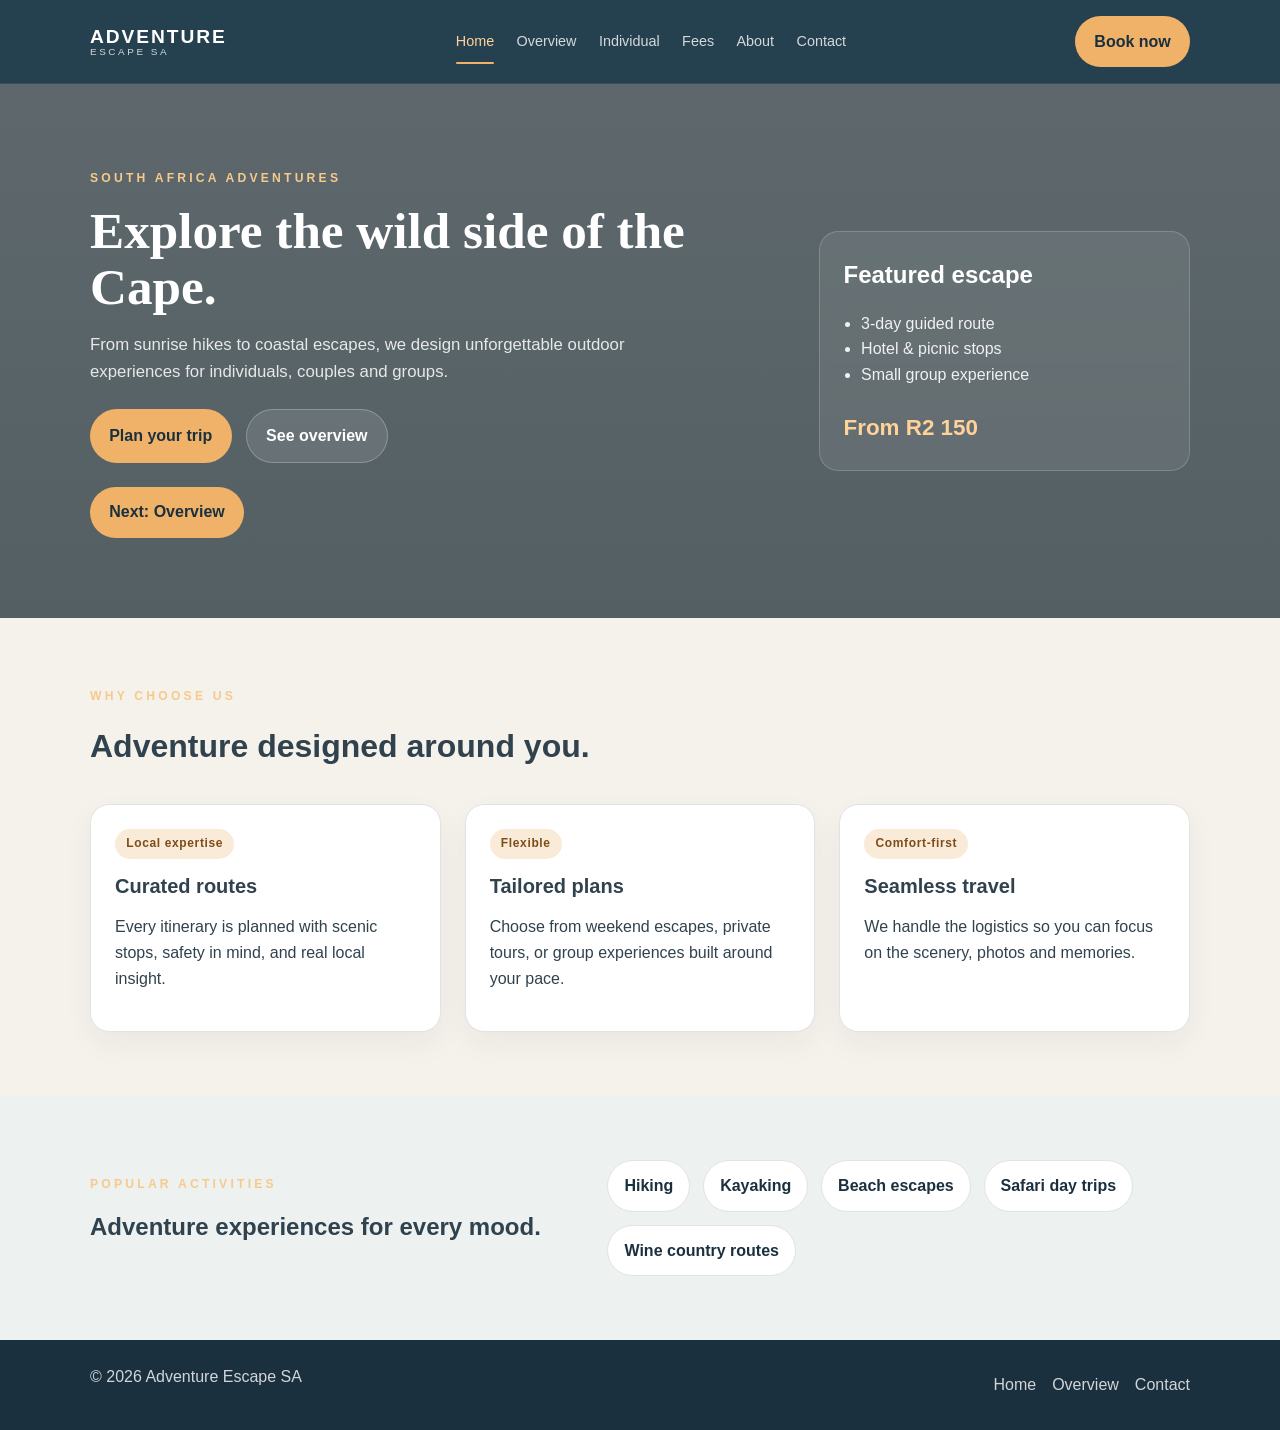
<file: index.html>
<!DOCTYPE html>
<html lang="en">
  <head>
    <meta charset="UTF-8" />
    <meta http-equiv="refresh" content="0; url=pages/home.html" />
    <meta name="viewport" content="width=device-width, initial-scale=1.0" />
    <title>Adventure Escape SA</title>
    <style>
      body {
        margin: 0;
        font-family: Arial, sans-serif;
        background: #f5f2ed;
        color: #243545;
      }
      .redirect {
        min-height: 100vh;
        display: grid;
        place-items: center;
        padding: 2rem;
        text-align: center;
      }
      a {
        color: #e29b4c;
        text-decoration: none;
        font-weight: 700;
      }
    </style>
  </head>
  <body>
    <main class="redirect">
      <div>
        <h1>Adventure Escape SA</h1>
        <p>Redirecting to the home page...</p>
        <p><a href="pages/home.html">Click here if you are not redirected</a></p>
      </div>
    </main>
  </body>
</html>
</file>
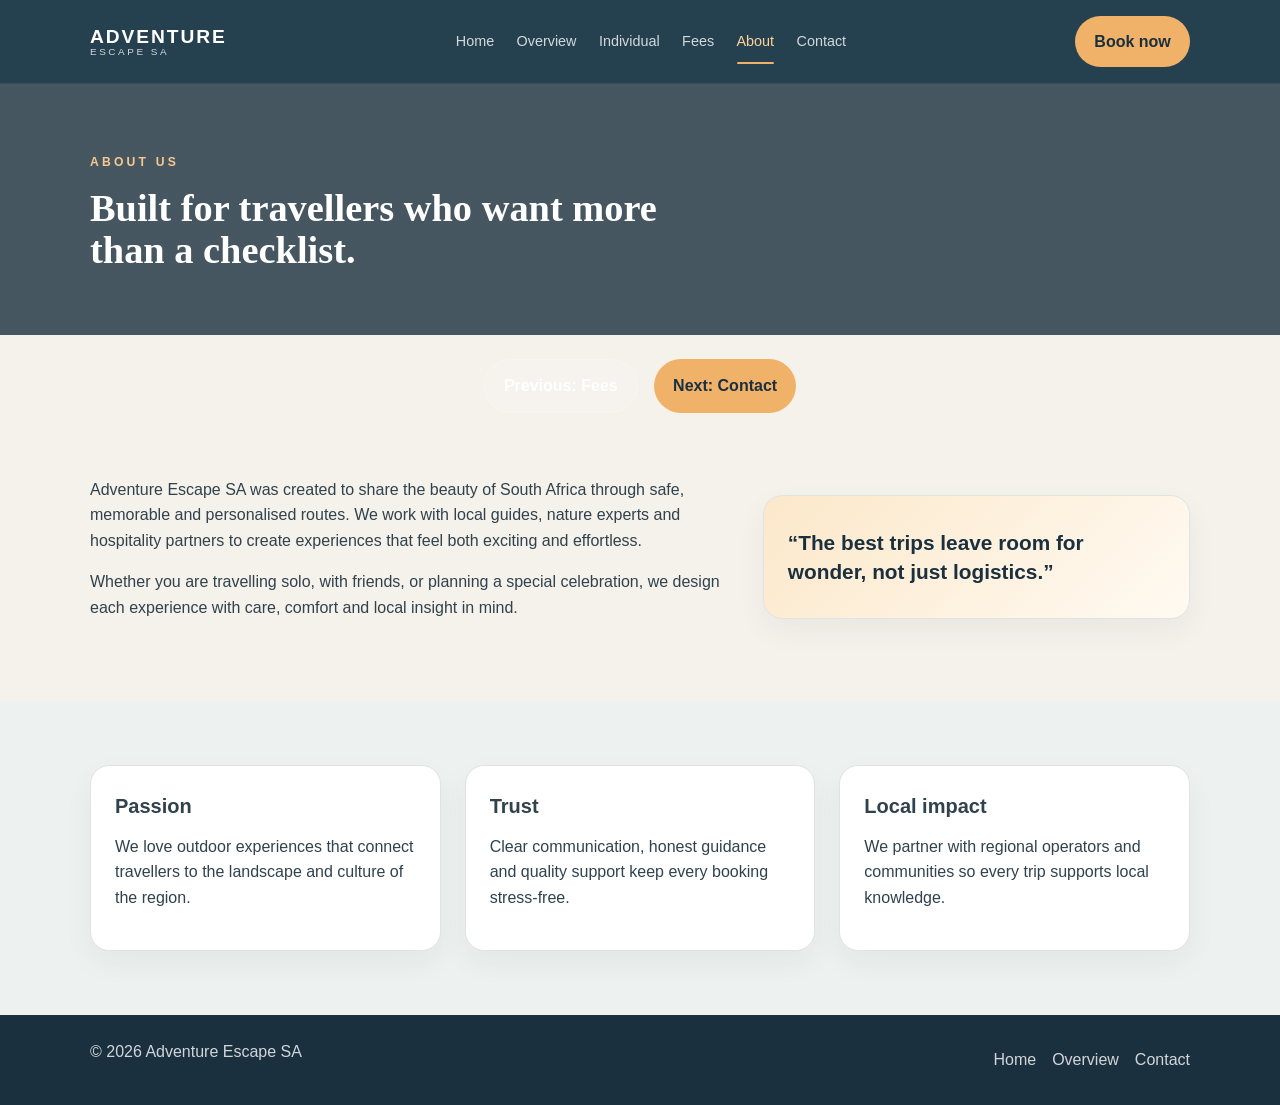
<file: pages/about/index.html>
<!DOCTYPE html>
<html lang="en">
  <head>
    <meta charset="UTF-8" />
    <meta name="viewport" content="width=device-width, initial-scale=1.0" />
    <title>Adventure Escape SA | About</title>
    <link rel="stylesheet" href="../../assests/images/style/main.css" />
  </head>
  <body>
    <header class="site-header">
      <div class="container nav-wrap">
        <a class="brand" href="/pages/home/index.html">
          <span class="brand-mark">Adventure</span>
          <span class="brand-sub">ESCAPE SA</span>
        </a>
        <nav class="main-nav" aria-label="Main navigation">
          <a href="/pages/home/index.html">Home</a>
          <a href="/pages/overview/index.html">Overview</a>
          <a href="/pages/individual/index.html">Individual</a>
          <a href="/pages/fees/index.html">Fees</a>
          <a class="active" href="/pages/about/index.html">About</a>
          <a href="/pages/contact/index.html">Contact</a>
        </nav>
        <a class="button primary" href="/pages/contact/index.html">Book now</a>
      </div>
    </header>

    <main>
      <section class="page-hero">
        <div class="container">
          <p class="eyebrow">About us</p>
          <h1>Built for travellers who want more than a checklist.</h1>
        </div>
      </section>

      <div class="container" style="padding-top: 1.5rem; display: flex; justify-content: center; gap: 1rem; flex-wrap: wrap;">
        <a class="button secondary" href="/pages/fees/index.html">Previous: Fees</a>
        <a class="button primary" href="/pages/contact/index.html">Next: Contact</a>
      </div>

      <section class="section">
        <div class="container about-grid">
          <div>
            <p>Adventure Escape SA was created to share the beauty of South Africa through safe, memorable and personalised routes. We work with local guides, nature experts and hospitality partners to create experiences that feel both exciting and effortless.</p>
            <p>Whether you are travelling solo, with friends, or planning a special celebration, we design each experience with care, comfort and local insight in mind.</p>
          </div>
          <div class="quote-box">
            <p>“The best trips leave room for wonder, not just logistics.”</p>
          </div>
        </div>
      </section>

      <section class="section muted">
        <div class="container card-grid three-up">
          <article class="info-card">
            <h3>Passion</h3>
            <p>We love outdoor experiences that connect travellers to the landscape and culture of the region.</p>
          </article>
          <article class="info-card">
            <h3>Trust</h3>
            <p>Clear communication, honest guidance and quality support keep every booking stress-free.</p>
          </article>
          <article class="info-card">
            <h3>Local impact</h3>
            <p>We partner with regional operators and communities so every trip supports local knowledge.</p>
          </article>
        </div>
      </section>
    </main>

    <footer class="site-footer">
      <div class="container footer-row">
        <p>© 2026 Adventure Escape SA</p>
        <div class="footer-links">
          <a href="/pages/home/index.html">Home</a>
          <a href="/pages/overview/index.html">Overview</a>
          <a href="/pages/contact/index.html">Contact</a>
        </div>
      </div>
    </footer>
  </body>
</html>
</file>
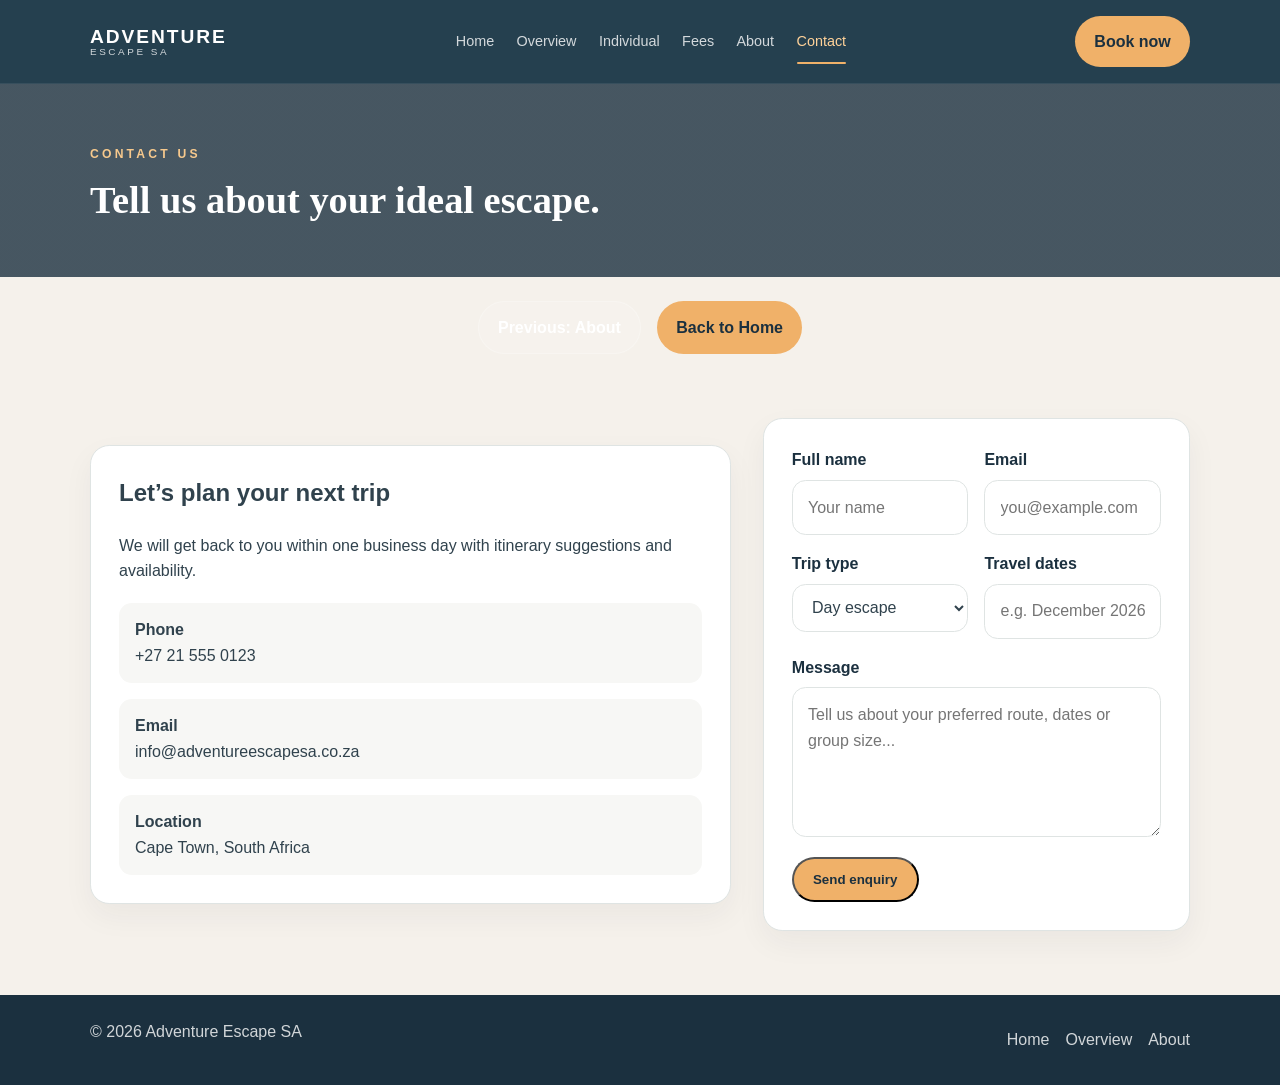
<file: pages/contact/index.html>
<!DOCTYPE html>
<html lang="en">
  <head>
    <meta charset="UTF-8" />
    <meta name="viewport" content="width=device-width, initial-scale=1.0" />
    <title>Adventure Escape SA | Contact</title>
    <link rel="stylesheet" href="../../assests/images/style/main.css" />
  </head>
  <body>
    <header class="site-header">
      <div class="container nav-wrap">
        <a class="brand" href="/pages/home/index.html">
          <span class="brand-mark">Adventure</span>
          <span class="brand-sub">ESCAPE SA</span>
        </a>
        <nav class="main-nav" aria-label="Main navigation">
          <a href="/pages/home/index.html">Home</a>
          <a href="/pages/overview/index.html">Overview</a>
          <a href="/pages/individual/index.html">Individual</a>
          <a href="/pages/fees/index.html">Fees</a>
          <a href="/pages/about/index.html">About</a>
          <a class="active" href="/pages/contact/index.html">Contact</a>
        </nav>
        <a class="button primary" href="/pages/contact/index.html">Book now</a>
      </div>
    </header>

    <main>
      <section class="page-hero compact-hero">
        <div class="container">
          <p class="eyebrow">Contact us</p>
          <h1>Tell us about your ideal escape.</h1>
        </div>
      </section>

      <div class="container" style="padding-top: 1.5rem; display: flex; justify-content: center; gap: 1rem; flex-wrap: wrap;">
        <a class="button secondary" href="/pages/about/index.html">Previous: About</a>
        <a class="button primary" href="/pages/home/index.html">Back to Home</a>
      </div>

      <section class="section">
        <div class="container contact-grid">
          <aside class="contact-panel">
            <h2>Let’s plan your next trip</h2>
            <p>We will get back to you within one business day with itinerary suggestions and availability.</p>
            <div class="contact-details">
              <div class="contact-item">
                <strong>Phone</strong><br />
                +27 21 555 0123
              </div>
              <div class="contact-item">
                <strong>Email</strong><br />
                info@adventureescapesa.co.za
              </div>
              <div class="contact-item">
                <strong>Location</strong><br />
                Cape Town, South Africa
              </div>
            </div>
          </aside>

          <div class="form-panel">
            <form>
              <div class="form-grid">
                <div class="form-field">
                  <label for="name">Full name</label>
                  <input id="name" type="text" name="name" placeholder="Your name" />
                </div>
                <div class="form-field">
                  <label for="email">Email</label>
                  <input id="email" type="email" name="email" placeholder="you@example.com" />
                </div>
                <div class="form-field">
                  <label for="trip">Trip type</label>
                  <select id="trip" name="trip">
                    <option>Day escape</option>
                    <option>Weekend itinerary</option>
                    <option>Private group</option>
                    <option>Custom request</option>
                  </select>
                </div>
                <div class="form-field">
                  <label for="travel">Travel dates</label>
                  <input id="travel" type="text" name="travel" placeholder="e.g. December 2026" />
                </div>
                <div class="form-field full">
                  <label for="message">Message</label>
                  <textarea id="message" name="message" placeholder="Tell us about your preferred route, dates or group size..."></textarea>
                </div>
              </div>
              <div class="cta-row" style="margin-top: 1.25rem;">
                <button class="button primary" type="submit">Send enquiry</button>
              </div>
            </form>
          </div>
        </div>
      </section>
    </main>

    <footer class="site-footer">
      <div class="container footer-row">
        <p>© 2026 Adventure Escape SA</p>
        <div class="footer-links">
          <a href="/pages/home/index.html">Home</a>
          <a href="/pages/overview/index.html">Overview</a>
          <a href="/pages/about/index.html">About</a>
        </div>
      </div>
    </footer>
  </body>
</html>
</file>
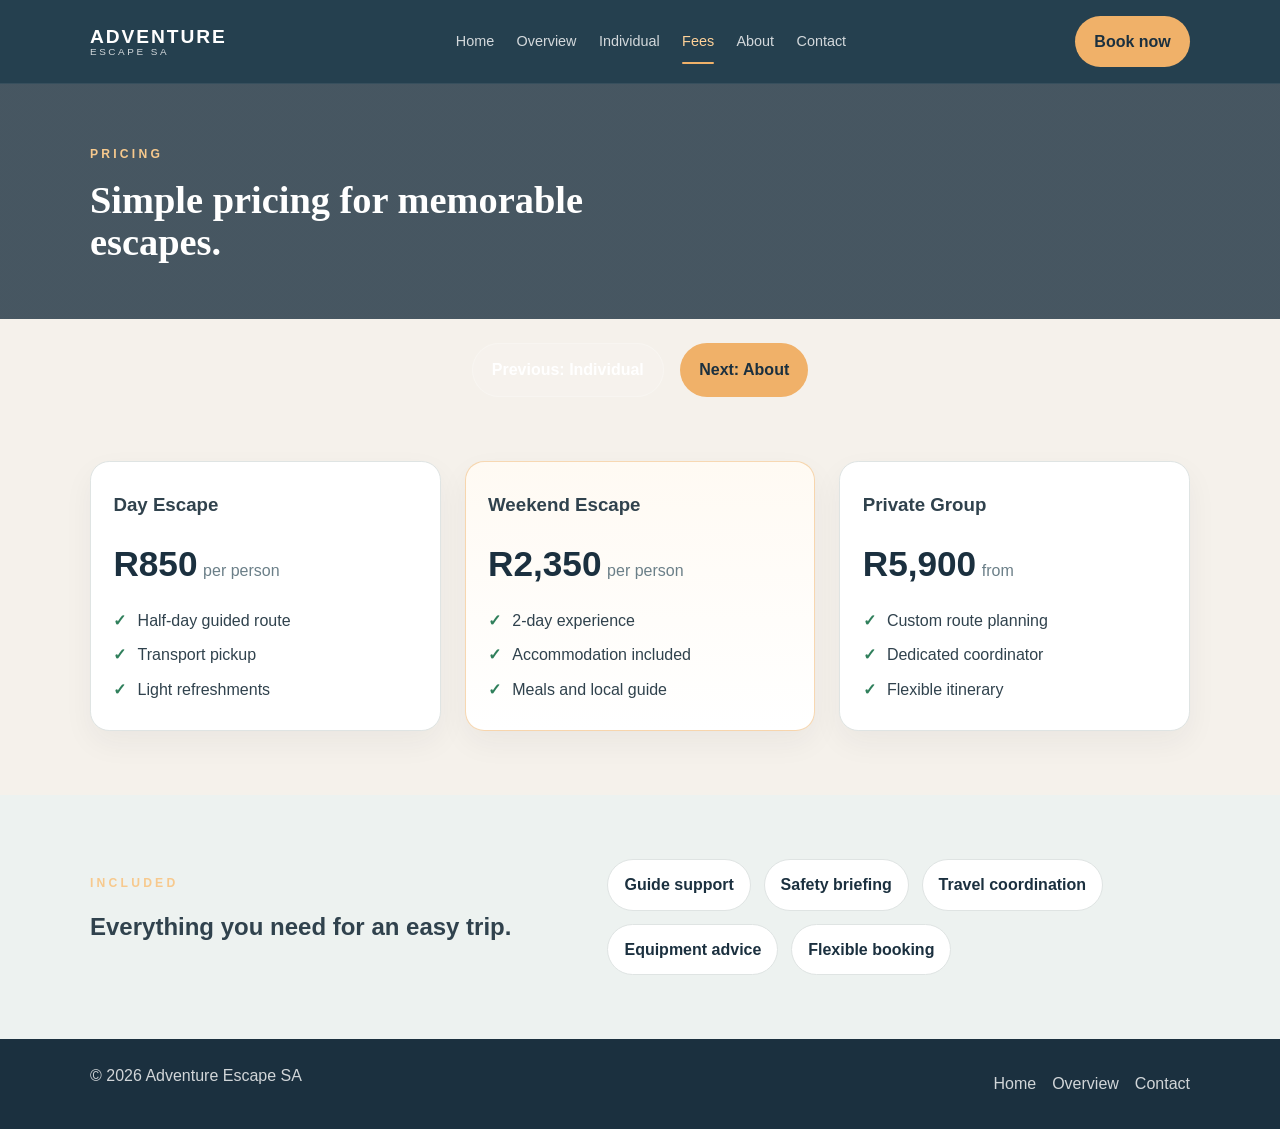
<file: pages/fees/index.html>
<!DOCTYPE html>
<html lang="en">
  <head>
    <meta charset="UTF-8" />
    <meta name="viewport" content="width=device-width, initial-scale=1.0" />
    <title>Adventure Escape SA | Fees</title>
    <link rel="stylesheet" href="../../assests/images/style/main.css" />
  </head>
  <body>
    <header class="site-header">
      <div class="container nav-wrap">
        <a class="brand" href="/pages/home/index.html">
          <span class="brand-mark">Adventure</span>
          <span class="brand-sub">ESCAPE SA</span>
        </a>
        <nav class="main-nav" aria-label="Main navigation">
          <a href="/pages/home/index.html">Home</a>
          <a href="/pages/overview/index.html">Overview</a>
          <a href="/pages/individual/index.html">Individual</a>
          <a class="active" href="/pages/fees/index.html">Fees</a>
          <a href="/pages/about/index.html">About</a>
          <a href="/pages/contact/index.html">Contact</a>
        </nav>
        <a class="button primary" href="/pages/contact/index.html">Book now</a>
      </div>
    </header>

    <main>
      <section class="page-hero compact-hero">
        <div class="container">
          <p class="eyebrow">Pricing</p>
          <h1>Simple pricing for memorable escapes.</h1>
        </div>
      </section>

      <div class="container" style="padding-top: 1.5rem; display: flex; justify-content: center; gap: 1rem; flex-wrap: wrap;">
        <a class="button secondary" href="/pages/individual/index.html">Previous: Individual</a>
        <a class="button primary" href="/pages/about/index.html">Next: About</a>
      </div>

      <section class="section">
        <div class="container pricing-grid">
          <article class="price-card">
            <h3>Day Escape</h3>
            <div class="price"><strong>R850</strong><span>per person</span></div>
            <ul class="feature-list">
              <li>Half-day guided route</li>
              <li>Transport pickup</li>
              <li>Light refreshments</li>
            </ul>
          </article>

          <article class="price-card featured">
            <h3>Weekend Escape</h3>
            <div class="price"><strong>R2,350</strong><span>per person</span></div>
            <ul class="feature-list">
              <li>2-day experience</li>
              <li>Accommodation included</li>
              <li>Meals and local guide</li>
            </ul>
          </article>

          <article class="price-card">
            <h3>Private Group</h3>
            <div class="price"><strong>R5,900</strong><span>from</span></div>
            <ul class="feature-list">
              <li>Custom route planning</li>
              <li>Dedicated coordinator</li>
              <li>Flexible itinerary</li>
            </ul>
          </article>
        </div>
      </section>

      <section class="section muted">
        <div class="container split-panel">
          <div>
            <p class="eyebrow">Included</p>
            <h2>Everything you need for an easy trip.</h2>
          </div>
          <div class="badge-list">
            <span>Guide support</span>
            <span>Safety briefing</span>
            <span>Travel coordination</span>
            <span>Equipment advice</span>
            <span>Flexible booking</span>
          </div>
        </div>
      </section>
    </main>

    <footer class="site-footer">
      <div class="container footer-row">
        <p>© 2026 Adventure Escape SA</p>
        <div class="footer-links">
          <a href="/pages/home/index.html">Home</a>
          <a href="/pages/overview/index.html">Overview</a>
          <a href="/pages/contact/index.html">Contact</a>
        </div>
      </div>
    </footer>
  </body>
</html>
</file>
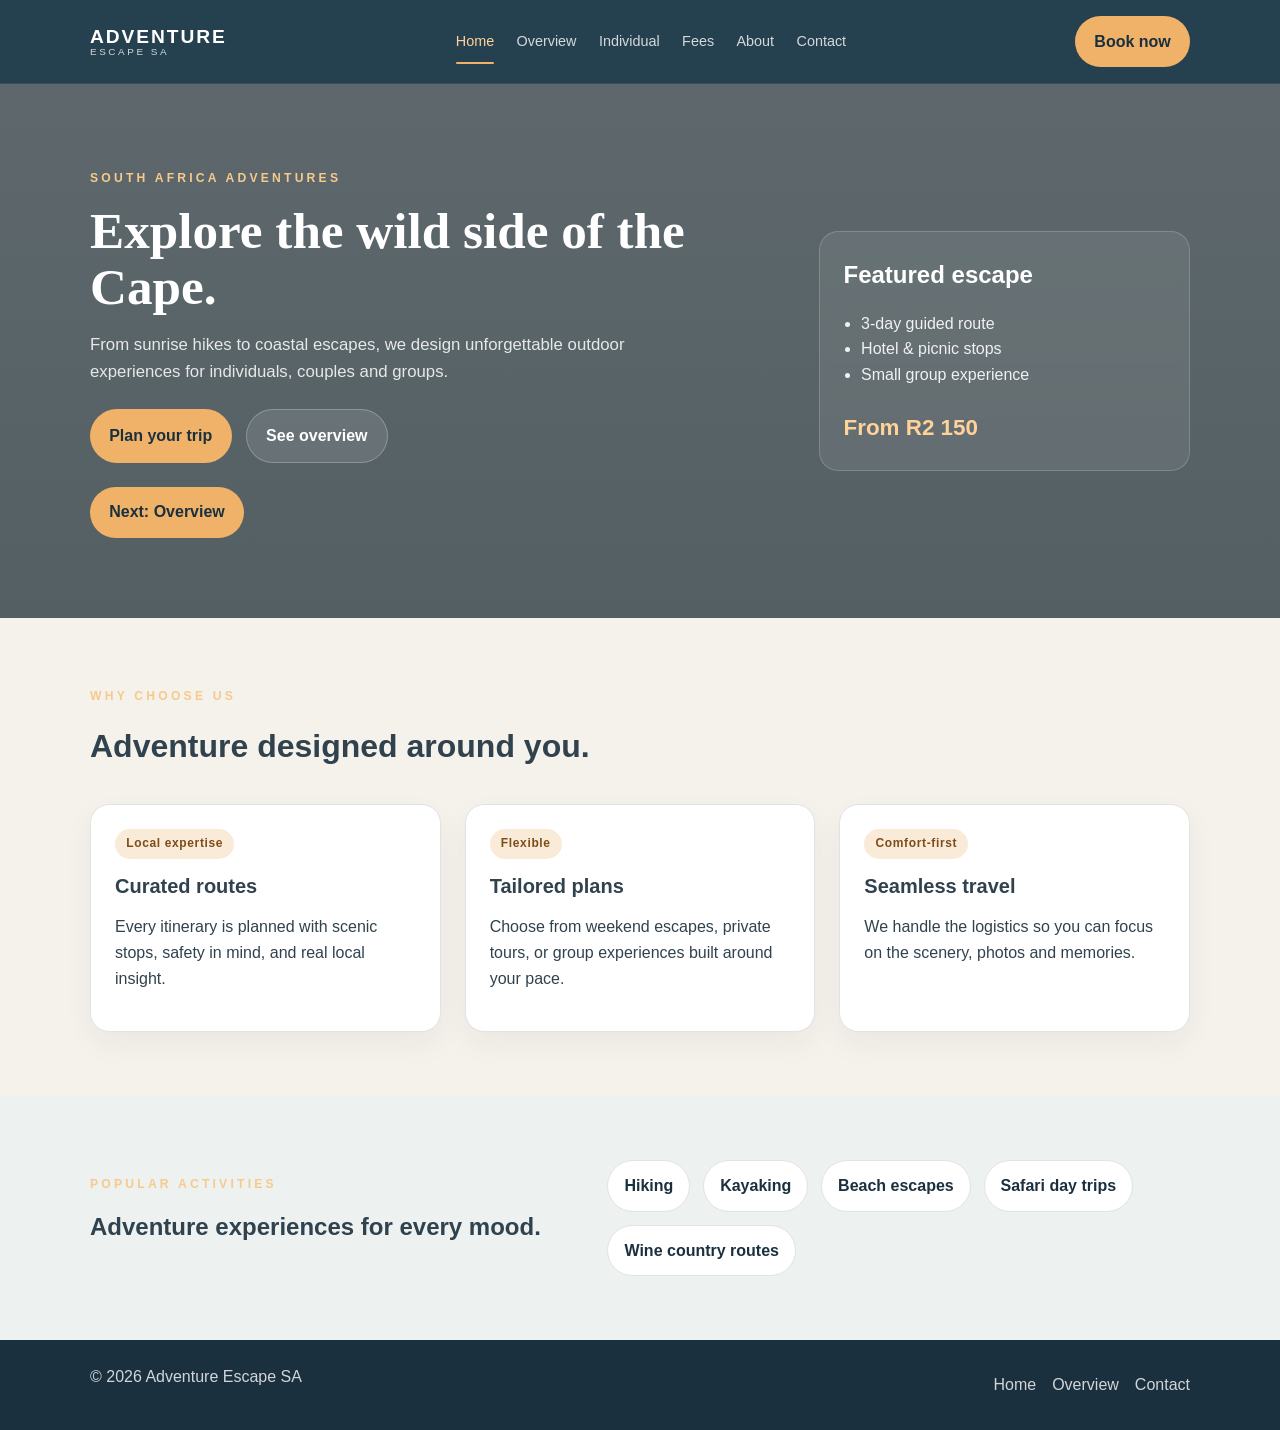
<file: pages/home/index.html>
<!DOCTYPE html>
<html lang="en">
  <head>
    <meta charset="UTF-8" />
    <meta name="viewport" content="width=device-width, initial-scale=1.0" />
    <title>Adventure Escape SA | Home</title>
    <link rel="stylesheet" href="../../assests/images/style/main.css" />
  </head>
  <body>
    <header class="site-header">
      <div class="container nav-wrap">
        <a class="brand" href="/pages/home/index.html">
          <span class="brand-mark">Adventure</span>
          <span class="brand-sub">ESCAPE SA</span>
        </a>
        <nav class="main-nav" aria-label="Main navigation">
          <a class="active" href="/pages/home/index.html">Home</a>
          <a href="/pages/overview/index.html">Overview</a>
          <a href="/pages/individual/index.html">Individual</a>
          <a href="/pages/fees/index.html">Fees</a>
          <a href="/pages/about/index.html">About</a>
          <a href="/pages/contact/index.html">Contact</a>
        </nav>
        <a class="button primary" href="/pages/contact/index.html">Book now</a>
      </div>
    </header>

    <main>
      <section class="hero">
        <div class="container hero-grid">
          <div>
            <p class="eyebrow">South Africa adventures</p>
            <h1>Explore the wild side of the Cape.</h1>
            <p class="lead">From sunrise hikes to coastal escapes, we design unforgettable outdoor experiences for individuals, couples and groups.</p>
            <div class="cta-row">
              <a class="button primary" href="/pages/contact/index.html">Plan your trip</a>
              <a class="button secondary" href="/pages/overview/index.html">See overview</a>
            </div>
            <div class="cta-row" style="margin-top: 1.5rem;">
              <a class="button primary" href="/pages/overview/index.html">Next: Overview</a>
            </div>
          </div>
          <div class="hero-card">
            <h2>Featured escape</h2>
            <ul>
              <li>3-day guided route</li>
              <li>Hotel & picnic stops</li>
              <li>Small group experience</li>
            </ul>
            <div class="hero-price">From R2 150</div>
          </div>
        </div>
      </section>

      <section class="section">
        <div class="container">
          <div class="section-heading">
            <p class="eyebrow">Why choose us</p>
            <h2>Adventure designed around you.</h2>
          </div>
          <div class="card-grid three-up">
            <article class="info-card">
              <span class="tag">Local expertise</span>
              <h3>Curated routes</h3>
              <p>Every itinerary is planned with scenic stops, safety in mind, and real local insight.</p>
            </article>
            <article class="info-card">
              <span class="tag">Flexible</span>
              <h3>Tailored plans</h3>
              <p>Choose from weekend escapes, private tours, or group experiences built around your pace.</p>
            </article>
            <article class="info-card">
              <span class="tag">Comfort-first</span>
              <h3>Seamless travel</h3>
              <p>We handle the logistics so you can focus on the scenery, photos and memories.</p>
            </article>
          </div>
        </div>
      </section>

      <section class="section muted">
        <div class="container split-panel">
          <div>
            <p class="eyebrow">Popular activities</p>
            <h2>Adventure experiences for every mood.</h2>
          </div>
          <div class="badge-list">
            <span>Hiking</span>
            <span>Kayaking</span>
            <span>Beach escapes</span>
            <span>Safari day trips</span>
            <span>Wine country routes</span>
          </div>
        </div>
      </section>
    </main>

    <footer class="site-footer">
      <div class="container footer-row">
        <p>© 2026 Adventure Escape SA</p>
        <div class="footer-links">
          <a href="/pages/home/index.html">Home</a>
          <a href="/pages/overview/index.html">Overview</a>
          <a href="/pages/contact/index.html">Contact</a>
        </div>
      </div>
    </footer>
  </body>
</html>
</file>
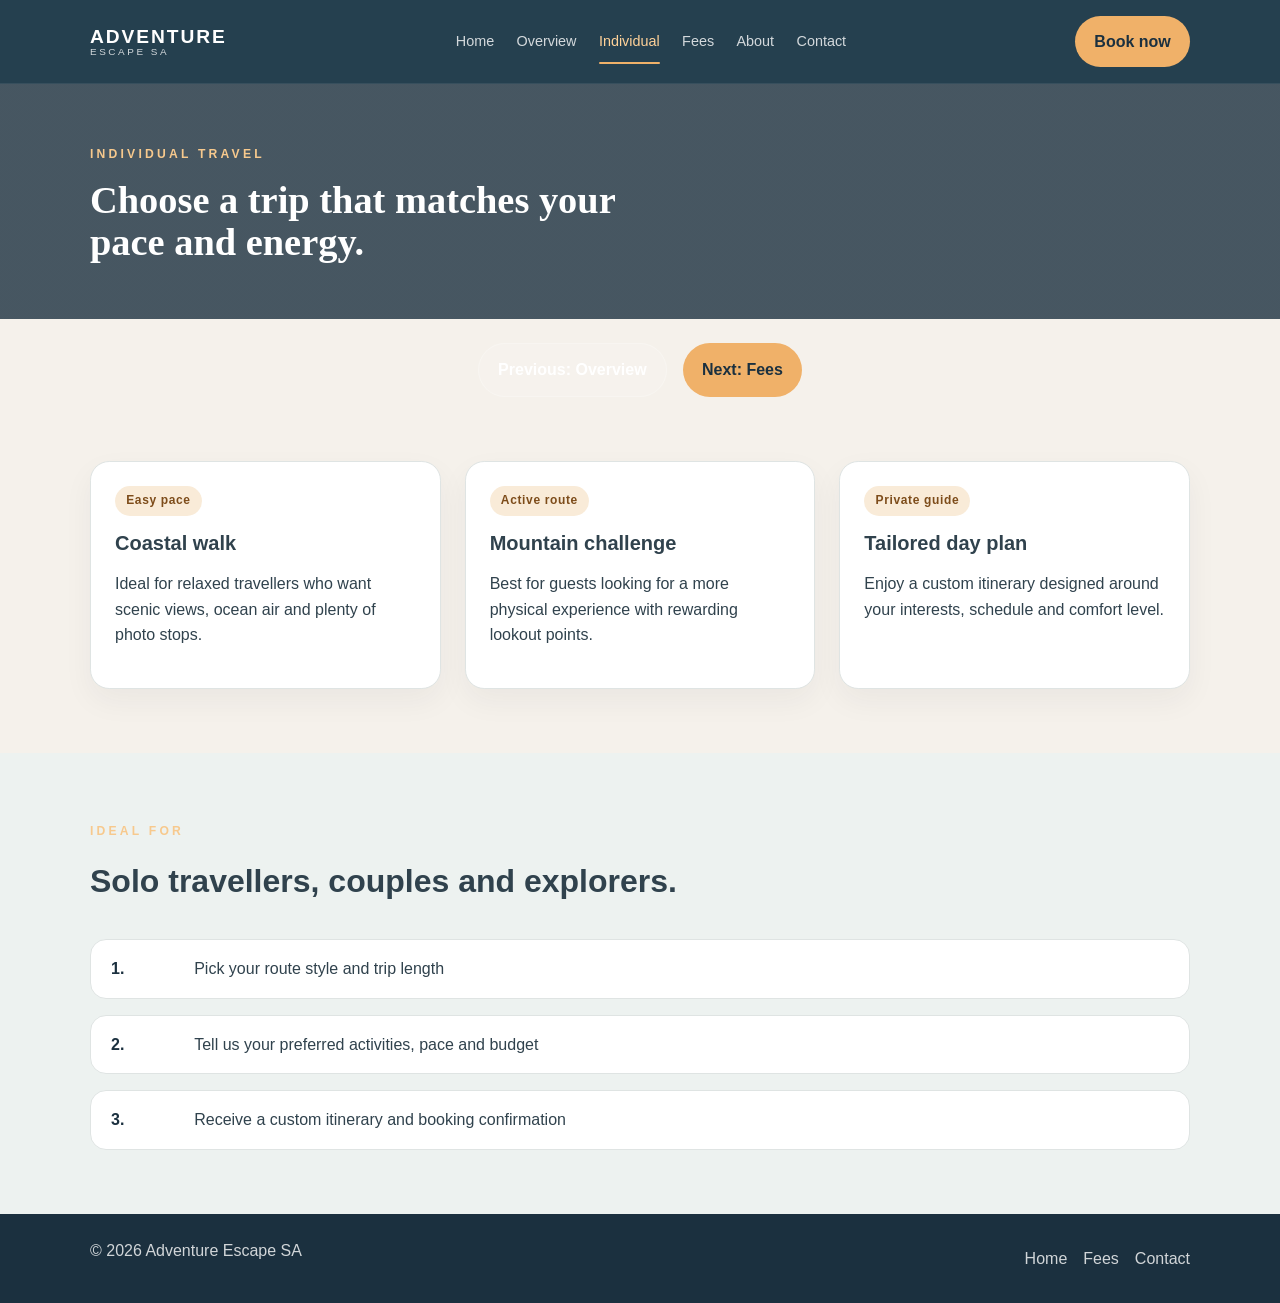
<file: pages/individual/index.html>
<!DOCTYPE html>
<html lang="en">
  <head>
    <meta charset="UTF-8" />
    <meta name="viewport" content="width=device-width, initial-scale=1.0" />
    <title>Adventure Escape SA | Individual</title>
    <link rel="stylesheet" href="../../assests/images/style/main.css" />
  </head>
  <body>
    <header class="site-header">
      <div class="container nav-wrap">
        <a class="brand" href="/pages/home/index.html">
          <span class="brand-mark">Adventure</span>
          <span class="brand-sub">ESCAPE SA</span>
        </a>
        <nav class="main-nav" aria-label="Main navigation">
          <a href="/pages/home/index.html">Home</a>
          <a href="/pages/overview/index.html">Overview</a>
          <a class="active" href="/pages/individual/index.html">Individual</a>
          <a href="/pages/fees/index.html">Fees</a>
          <a href="/pages/about/index.html">About</a>
          <a href="/pages/contact/index.html">Contact</a>
        </nav>
        <a class="button primary" href="/pages/contact/index.html">Book now</a>
      </div>
    </header>

    <main>
      <section class="page-hero compact-hero">
        <div class="container">
          <p class="eyebrow">Individual travel</p>
          <h1>Choose a trip that matches your pace and energy.</h1>
        </div>
      </section>

      <div class="container" style="padding-top: 1.5rem; display: flex; justify-content: center; gap: 1rem; flex-wrap: wrap;">
        <a class="button secondary" href="/pages/overview/index.html">Previous: Overview</a>
        <a class="button primary" href="/pages/fees/index.html">Next: Fees</a>
      </div>

      <section class="section">
        <div class="container card-grid three-up">
          <article class="info-card">
            <span class="tag">Easy pace</span>
            <h3>Coastal walk</h3>
            <p>Ideal for relaxed travellers who want scenic views, ocean air and plenty of photo stops.</p>
          </article>

          <article class="info-card">
            <span class="tag">Active route</span>
            <h3>Mountain challenge</h3>
            <p>Best for guests looking for a more physical experience with rewarding lookout points.</p>
          </article>

          <article class="info-card">
            <span class="tag">Private guide</span>
            <h3>Tailored day plan</h3>
            <p>Enjoy a custom itinerary designed around your interests, schedule and comfort level.</p>
          </article>
        </div>
      </section>

      <section class="section muted">
        <div class="container">
          <div class="section-heading">
            <p class="eyebrow">Ideal for</p>
            <h2>Solo travellers, couples and explorers.</h2>
          </div>
          <div class="timeline">
            <div><strong>1.</strong><span>Pick your route style and trip length</span></div>
            <div><strong>2.</strong><span>Tell us your preferred activities, pace and budget</span></div>
            <div><strong>3.</strong><span>Receive a custom itinerary and booking confirmation</span></div>
          </div>
        </div>
      </section>
    </main>

    <footer class="site-footer">
      <div class="container footer-row">
        <p>© 2026 Adventure Escape SA</p>
        <div class="footer-links">
          <a href="/pages/home/index.html">Home</a>
          <a href="/pages/fees/index.html">Fees</a>
          <a href="/pages/contact/index.html">Contact</a>
        </div>
      </div>
    </footer>
  </body>
</html>
</file>
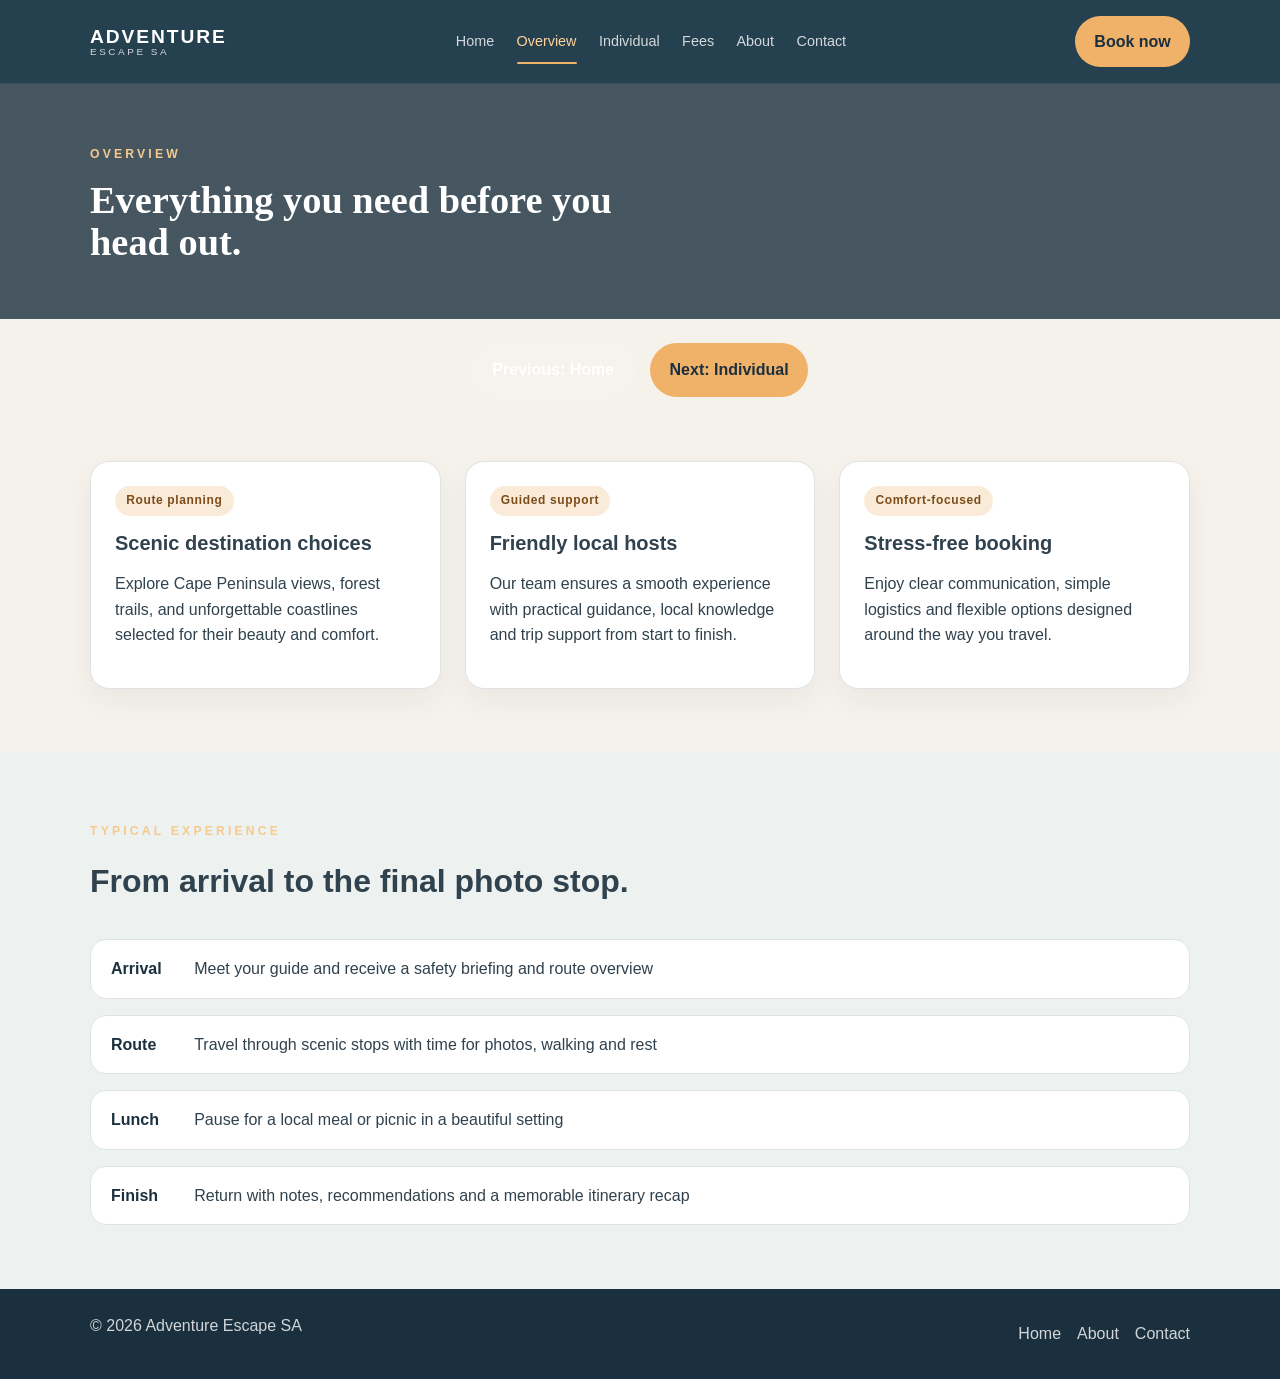
<file: pages/overview/index.html>
<!DOCTYPE html>
<html lang="en">
  <head>
    <meta charset="UTF-8" />
    <meta name="viewport" content="width=device-width, initial-scale=1.0" />
    <title>Adventure Escape SA | Overview</title>
    <link rel="stylesheet" href="../../assests/images/style/main.css" />
  </head>
  <body>
    <header class="site-header">
      <div class="container nav-wrap">
        <a class="brand" href="/pages/home/index.html">
          <span class="brand-mark">Adventure</span>
          <span class="brand-sub">ESCAPE SA</span>
        </a>
        <nav class="main-nav" aria-label="Main navigation">
          <a href="/pages/home/index.html">Home</a>
          <a class="active" href="/pages/overview/index.html">Overview</a>
          <a href="/pages/individual/index.html">Individual</a>
          <a href="/pages/fees/index.html">Fees</a>
          <a href="/pages/about/index.html">About</a>
          <a href="/pages/contact/index.html">Contact</a>
        </nav>
        <a class="button primary" href="/pages/contact/index.html">Book now</a>
      </div>
    </header>

    <main>
      <section class="page-hero compact-hero">
        <div class="container">
          <p class="eyebrow">Overview</p>
          <h1>Everything you need before you head out.</h1>
        </div>
      </section>

      <div class="container" style="padding-top: 1.5rem; display: flex; justify-content: center; gap: 1rem; flex-wrap: wrap;">
        <a class="button secondary" href="/pages/home/index.html">Previous: Home</a>
        <a class="button primary" href="/pages/individual/index.html">Next: Individual</a>
      </div>

      <section class="section">
        <div class="container card-grid three-up">
          <article class="info-card">
            <span class="tag">Route planning</span>
            <h3>Scenic destination choices</h3>
            <p>Explore Cape Peninsula views, forest trails, and unforgettable coastlines selected for their beauty and comfort.</p>
          </article>

          <article class="info-card">
            <span class="tag">Guided support</span>
            <h3>Friendly local hosts</h3>
            <p>Our team ensures a smooth experience with practical guidance, local knowledge and trip support from start to finish.</p>
          </article>

          <article class="info-card">
            <span class="tag">Comfort-focused</span>
            <h3>Stress-free booking</h3>
            <p>Enjoy clear communication, simple logistics and flexible options designed around the way you travel.</p>
          </article>
        </div>
      </section>

      <section class="section muted">
        <div class="container">
          <div class="section-heading">
            <p class="eyebrow">Typical experience</p>
            <h2>From arrival to the final photo stop.</h2>
          </div>
          <div class="timeline">
            <div><strong>Arrival</strong><span>Meet your guide and receive a safety briefing and route overview</span></div>
            <div><strong>Route</strong><span>Travel through scenic stops with time for photos, walking and rest</span></div>
            <div><strong>Lunch</strong><span>Pause for a local meal or picnic in a beautiful setting</span></div>
            <div><strong>Finish</strong><span>Return with notes, recommendations and a memorable itinerary recap</span></div>
          </div>
        </div>
      </section>
    </main>

    <footer class="site-footer">
      <div class="container footer-row">
        <p>© 2026 Adventure Escape SA</p>
        <div class="footer-links">
          <a href="/pages/home/index.html">Home</a>
          <a href="/pages/about/index.html">About</a>
          <a href="/pages/contact/index.html">Contact</a>
        </div>
      </div>
    </footer>
  </body>
</html>
</file>
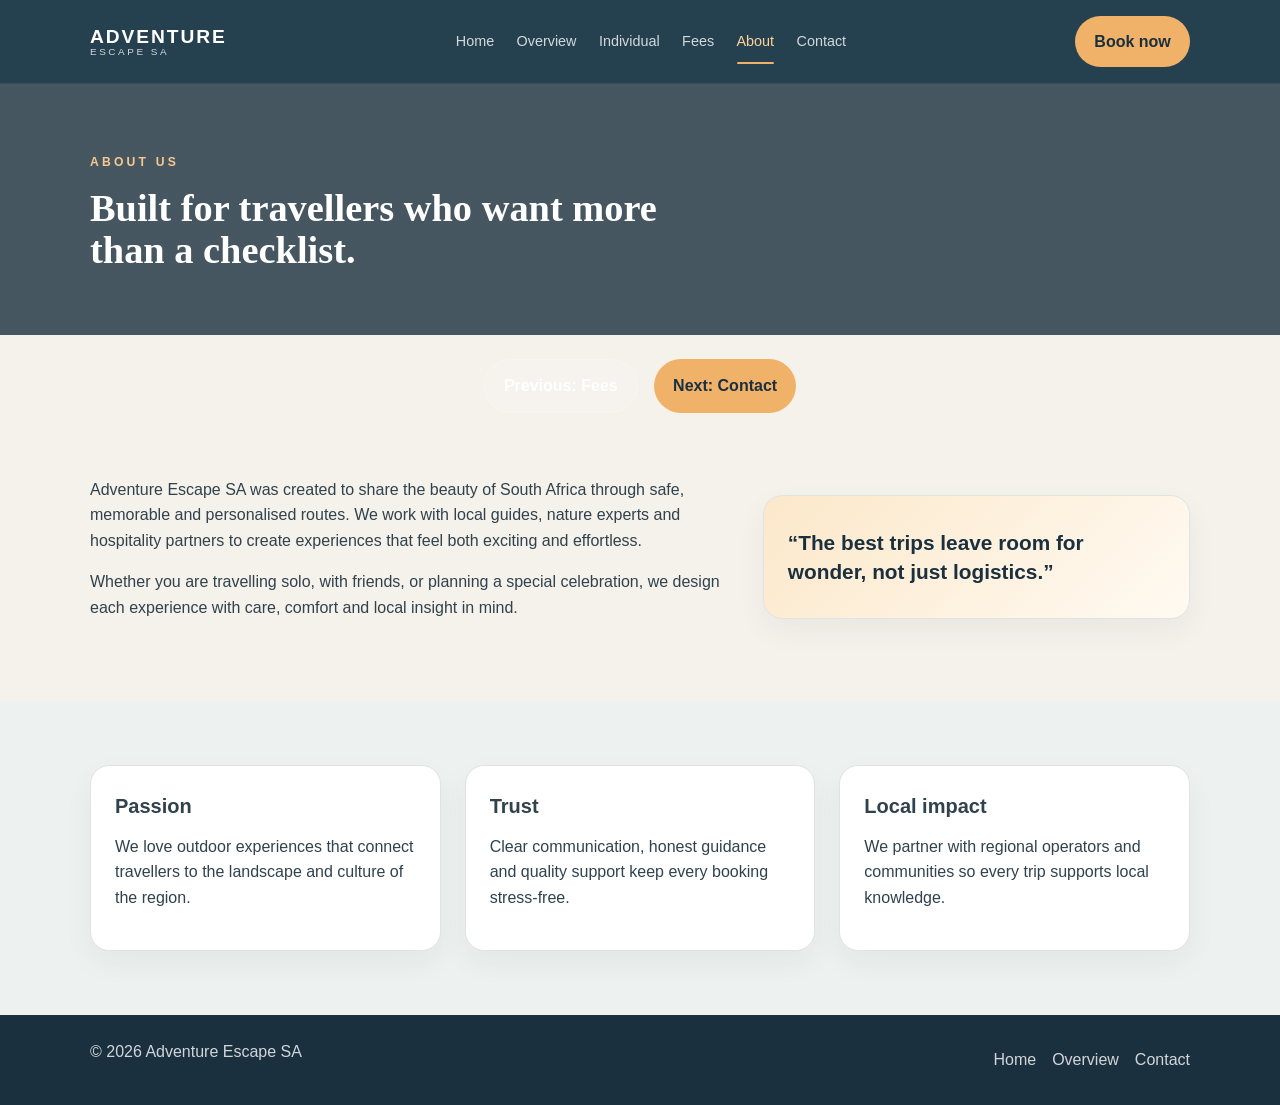
<file: pages/about.html>
<!DOCTYPE html>
<html lang="en">
  <head>
    <meta charset="UTF-8" />
    <meta name="viewport" content="width=device-width, initial-scale=1.0" />
    <title>Adventure Escape SA | About</title>
    <link rel="stylesheet" href="../assests/images/style/main.css" />
  </head>
  <body>
    <header class="site-header">
      <div class="container nav-wrap">
        <a class="brand" href="home.html">
          <span class="brand-mark">Adventure</span>
          <span class="brand-sub">ESCAPE SA</span>
        </a>
        <nav class="main-nav" aria-label="Main navigation">
          <a href="home.html">Home</a>
          <a href="overview.html">Overview</a>
          <a href="individual.html">Individual</a>
          <a href="fees.html">Fees</a>
          <a class="active" href="about.html">About</a>
          <a href="contact.html">Contact</a>
        </nav>
        <a class="button primary" href="contact.html">Book now</a>
      </div>
    </header>

    <main>
      <section class="page-hero">
        <div class="container">
          <p class="eyebrow">About us</p>
          <h1>Built for travellers who want more than a checklist.</h1>
        </div>
      </section>

      <div class="container" style="padding-top: 1.5rem; display: flex; justify-content: center; gap: 1rem; flex-wrap: wrap;">
        <a class="button secondary" href="fees.html">Previous: Fees</a>
        <a class="button primary" href="contact.html">Next: Contact</a>
      </div>

      <section class="section">
        <div class="container about-grid">
          <div>
            <p>Adventure Escape SA was created to share the beauty of South Africa through safe, memorable and personalised routes. We work with local guides, nature experts and hospitality partners to create experiences that feel both exciting and effortless.</p>
            <p>Whether you are travelling solo, with friends, or planning a special celebration, we design each experience with care, comfort and local insight in mind.</p>
          </div>
          <div class="quote-box">
            <p>“The best trips leave room for wonder, not just logistics.”</p>
          </div>
        </div>
      </section>

      <section class="section muted">
        <div class="container card-grid three-up">
          <article class="info-card">
            <h3>Passion</h3>
            <p>We love outdoor experiences that connect travellers to the landscape and culture of the region.</p>
          </article>
          <article class="info-card">
            <h3>Trust</h3>
            <p>Clear communication, honest guidance and quality support keep every booking stress-free.</p>
          </article>
          <article class="info-card">
            <h3>Local impact</h3>
            <p>We partner with regional operators and communities so every trip supports local knowledge.</p>
          </article>
        </div>
      </section>
    </main>

    <footer class="site-footer">
      <div class="container footer-row">
        <p>© 2026 Adventure Escape SA</p>
        <div class="footer-links">
          <a href="home.html">Home</a>
          <a href="overview.html">Overview</a>
          <a href="contact.html">Contact</a>
        </div>
      </div>
    </footer>
  </body>
</html>
</file>
<file: assests/images/style/main.css>
﻿:root {
  --navy: #213d4c;
  --navy-deep: #1b303f;
  --orange: #f0b169;
  --orange-deep: #dd9b4c;
  --sage: #dfe9e4;
  --sand: #f5f1eb;
  --white: #ffffff;
  --text: #30424d;
  --muted: #6b7f88;
  --surface: #ffffff;
  --border: #dfe4e3;
}

* {
  box-sizing: border-box;
}

html {
  scroll-behavior: smooth;
}

body {
  margin: 0;
  font-family: Arial, Helvetica, sans-serif;
  background: var(--sand);
  color: var(--text);
  line-height: 1.6;
}

a {
  color: inherit;
  text-decoration: none;
}

img {
  display: block;
  max-width: 100%;
}

h1, h2, h3, p {
  margin-top: 0;
}

.container {
  width: min(1100px, 90%);
  margin: 0 auto;
}

.site-header {
  position: sticky;
  top: 0;
  z-index: 30;
  background: rgba(33, 61, 76, 0.98);
  border-bottom: 1px solid rgba(255, 255, 255, 0.08);
}

.nav-wrap {
  display: flex;
  align-items: center;
  justify-content: space-between;
  padding: 1rem 0;
  gap: 1.25rem;
}

.brand {
  display: flex;
  flex-direction: column;
  line-height: 1.1;
  color: var(--white);
  text-transform: uppercase;
  letter-spacing: 0.12rem;
}

.brand-mark {
  font-weight: 700;
  font-size: 1.2rem;
}

.brand-sub {
  font-size: 0.62rem;
  opacity: 0.8;
  letter-spacing: 0.16rem;
}

.main-nav {
  display: flex;
  align-items: center;
  gap: 1.4rem;
}

.main-nav a {
  color: rgba(255, 255, 255, 0.8);
  font-size: 0.9rem;
  position: relative;
  padding: 0.4rem 0;
  transition: color 0.2s ease;
}

.main-nav a:hover,
.main-nav a.active {
  color: #ffd299;
}

.main-nav a.active::after {
  content: "";
  position: absolute;
  left: 0;
  right: 0;
  bottom: -0.3rem;
  height: 2px;
  background: var(--orange);
  border-radius: 999px;
}

.button {
  display: inline-flex;
  align-items: center;
  justify-content: center;
  padding: 0.8rem 1.2rem;
  border-radius: 999px;
  font-weight: 700;
  transition: transform 0.2s ease, background 0.2s ease;
}

.button:hover {
  transform: translateY(-1px);
}

.button.primary {
  background: var(--orange);
  color: var(--navy-deep);
}

.button.primary:hover {
  background: var(--orange-deep);
}

.button.secondary {
  background: rgba(255, 255, 255, 0.1);
  border: 1px solid rgba(255, 255, 255, 0.25);
  color: var(--white);
}

.hero {
  background:
    linear-gradient(rgba(22, 39, 48, 0.68), rgba(22, 39, 48, 0.72)),
    url('https://images.unsplash.com/photo-1527631746610-bca00a040d60?auto=format&fit=crop&w=1400&q=80') center/cover no-repeat;
  color: var(--white);
}

.hero-grid {
  display: grid;
  grid-template-columns: 1.5fr 0.8fr;
  gap: 2rem;
  align-items: center;
  padding: 5rem 0;
}

.eyebrow {
  display: inline-block;
  margin-bottom: 0.9rem;
  font-size: 0.76rem;
  font-weight: 700;
  letter-spacing: 0.2rem;
  text-transform: uppercase;
  color: #f7c98d;
}

.hero h1,
.page-hero h1 {
  font-family: Georgia, 'Times New Roman', serif;
  line-height: 1.1;
  margin-bottom: 1rem;
}

.hero h1 {
  font-size: clamp(2.5rem, 4vw, 4.5rem);
}

.lead {
  max-width: 36rem;
  font-size: 1.05rem;
  color: rgba(255, 255, 255, 0.85);
}

.cta-row {
  display: flex;
  flex-wrap: wrap;
  gap: 0.9rem;
  margin-top: 1.5rem;
}

.hero-card {
  background: rgba(255, 255, 255, 0.08);
  border: 1px solid rgba(255, 255, 255, 0.18);
  padding: 1.5rem;
  border-radius: 1.2rem;
  backdrop-filter: blur(4px);
}

.hero-card h2 {
  margin-bottom: 1rem;
  color: var(--white);
}

.hero-card ul {
  margin: 1rem 0 1.4rem;
  padding-left: 1.1rem;
  color: rgba(255, 255, 255, 0.9);
}

.hero-price {
  font-size: 1.4rem;
  font-weight: 700;
  color: #ffd299;
}

.page-hero {
  background:
    linear-gradient(rgba(27, 48, 63, 0.8), rgba(27, 48, 63, 0.8)),
    url('https://images.unsplash.com/photo-1500530855697-b586d89ba3ee?auto=format&fit=crop&w=1400&q=80') center/cover no-repeat;
  color: var(--white);
  padding: 4rem 0;
}

.compact-hero {
  padding: 3.5rem 0;
}

.page-hero h1 {
  font-size: clamp(2.2rem, 3vw, 3.3rem);
  max-width: 38rem;
  margin-bottom: 0;
}

.section {
  padding: 4rem 0;
}

.section.muted {
  background: #edf2f0;
}

.section-heading {
  margin-bottom: 2rem;
}

.section-heading h2 {
  font-size: clamp(1.8rem, 2.5vw, 2.8rem);
  margin-bottom: 0;
}

.card-grid {
  display: grid;
  grid-template-columns: repeat(3, minmax(0, 1fr));
  gap: 1.5rem;
}

.info-card,
.price-card,
.contact-panel,
.form-panel,
.quote-box {
  background: var(--surface);
  border: 1px solid var(--border);
  border-radius: 1.2rem;
  box-shadow: 0 12px 30px rgba(31, 41, 55, 0.05);
}

.info-card {
  padding: 1.5rem;
}

.info-card h3 {
  margin-bottom: 0.75rem;
  font-size: 1.25rem;
}

.tag {
  display: inline-block;
  margin-bottom: 0.7rem;
  padding: 0.35rem 0.7rem;
  border-radius: 999px;
  background: #f9ebd8;
  color: #7d4c1a;
  font-size: 0.75rem;
  font-weight: 700;
  letter-spacing: 0.04rem;
}

.split-panel {
  display: grid;
  grid-template-columns: 1fr 1.2fr;
  gap: 2rem;
  align-items: center;
}

.badge-list {
  display: flex;
  flex-wrap: wrap;
  gap: 0.8rem;
}

.badge-list span {
  padding: 0.75rem 1rem;
  border-radius: 999px;
  background: var(--white);
  border: 1px solid var(--border);
  font-weight: 600;
  color: var(--navy-deep);
}

.timeline {
  display: grid;
  gap: 1rem;
}

.timeline div {
  display: flex;
  gap: 1rem;
  align-items: center;
  padding: 1rem 1.25rem;
  border-radius: 1rem;
  background: var(--white);
  border: 1px solid var(--border);
}

.timeline strong {
  min-width: 4.2rem;
  color: var(--navy-deep);
}

.about-grid,
.contact-grid {
  display: grid;
  grid-template-columns: 1.2fr 0.8fr;
  gap: 2rem;
  align-items: center;
}

.quote-box {
  padding: 2rem 1.5rem;
  background: linear-gradient(135deg, #fce8ca, #fffaf2);
}

.quote-box p {
  margin: 0;
  font-size: 1.3rem;
  font-weight: 700;
  line-height: 1.4;
  color: var(--navy-deep);
}

.pricing-grid {
  display: grid;
  grid-template-columns: repeat(3, minmax(0, 1fr));
  gap: 1.5rem;
}

.price-card {
  padding: 1.75rem 1.4rem;
}

.price-card.featured {
  border-color: rgba(240, 177, 105, 0.5);
  background: linear-gradient(180deg, #fffaf3, #ffffff);
}

.price-card h3 {
  margin-bottom: 0.5rem;
}

.price {
  display: flex;
  align-items: baseline;
  gap: 0.35rem;
  margin: 1rem 0;
}

.price strong {
  font-size: 2.2rem;
  color: var(--navy-deep);
}

.price span {
  color: var(--muted);
}

.feature-list {
  list-style: none;
  margin: 1rem 0 0;
  padding: 0;
  display: grid;
  gap: 0.55rem;
  color: var(--text);
}

.feature-list li::before {
  content: "✓";
  color: #2f7f5b;
  font-weight: 700;
  margin-right: 0.7rem;
}

.contact-panel,
.form-panel {
  padding: 1.75rem;
}

.contact-details {
  display: grid;
  gap: 1rem;
  margin-top: 1.2rem;
}

.contact-item {
  padding: 0.9rem 1rem;
  background: #f7f7f5;
  border-radius: 0.8rem;
}

.form-grid {
  display: grid;
  grid-template-columns: repeat(2, minmax(0, 1fr));
  gap: 1rem;
}

.form-field {
  display: flex;
  flex-direction: column;
  gap: 0.45rem;
}

.form-field.full {
  grid-column: 1 / -1;
}

label {
  font-weight: 700;
  color: var(--navy-deep);
}

input,
select,
textarea {
  width: 100%;
  border: 1px solid var(--border);
  border-radius: 0.85rem;
  padding: 0.85rem 0.95rem;
  font: inherit;
  background: var(--white);
  color: var(--text);
}

input:focus,
select:focus,
textarea:focus {
  outline: 2px solid rgba(240, 177, 105, 0.4);
  border-color: #cf9559;
}

textarea {
  resize: vertical;
  min-height: 150px;
}

.site-footer {
  background: var(--navy-deep);
  color: rgba(255, 255, 255, 0.8);
}

.footer-row {
  display: flex;
  justify-content: space-between;
  align-items: center;
  gap: 1rem;
  padding: 1.5rem 0;
}

.footer-links {
  display: flex;
  flex-wrap: wrap;
  gap: 1rem;
}

.footer-links a:hover {
  color: #ffd299;
}

@media (max-width: 900px) {
  .main-nav {
    gap: 0.9rem;
    flex-wrap: wrap;
  }

  .card-grid,
  .pricing-grid,
  .hero-grid,
  .split-panel,
  .about-grid,
  .contact-grid,
  .form-grid {
    grid-template-columns: 1fr;
  }

  .footer-row {
    flex-direction: column;
    align-items: flex-start;
  }
}

@media (max-width: 640px) {
  .nav-wrap {
    flex-wrap: wrap;
  }

  .main-nav {
    width: 100%;
    justify-content: space-between;
    order: 3;
  }

  .button {
    width: auto;
    padding: 0.75rem 1rem;
  }

  .section {
    padding: 3rem 0;
  }
}
</file>
